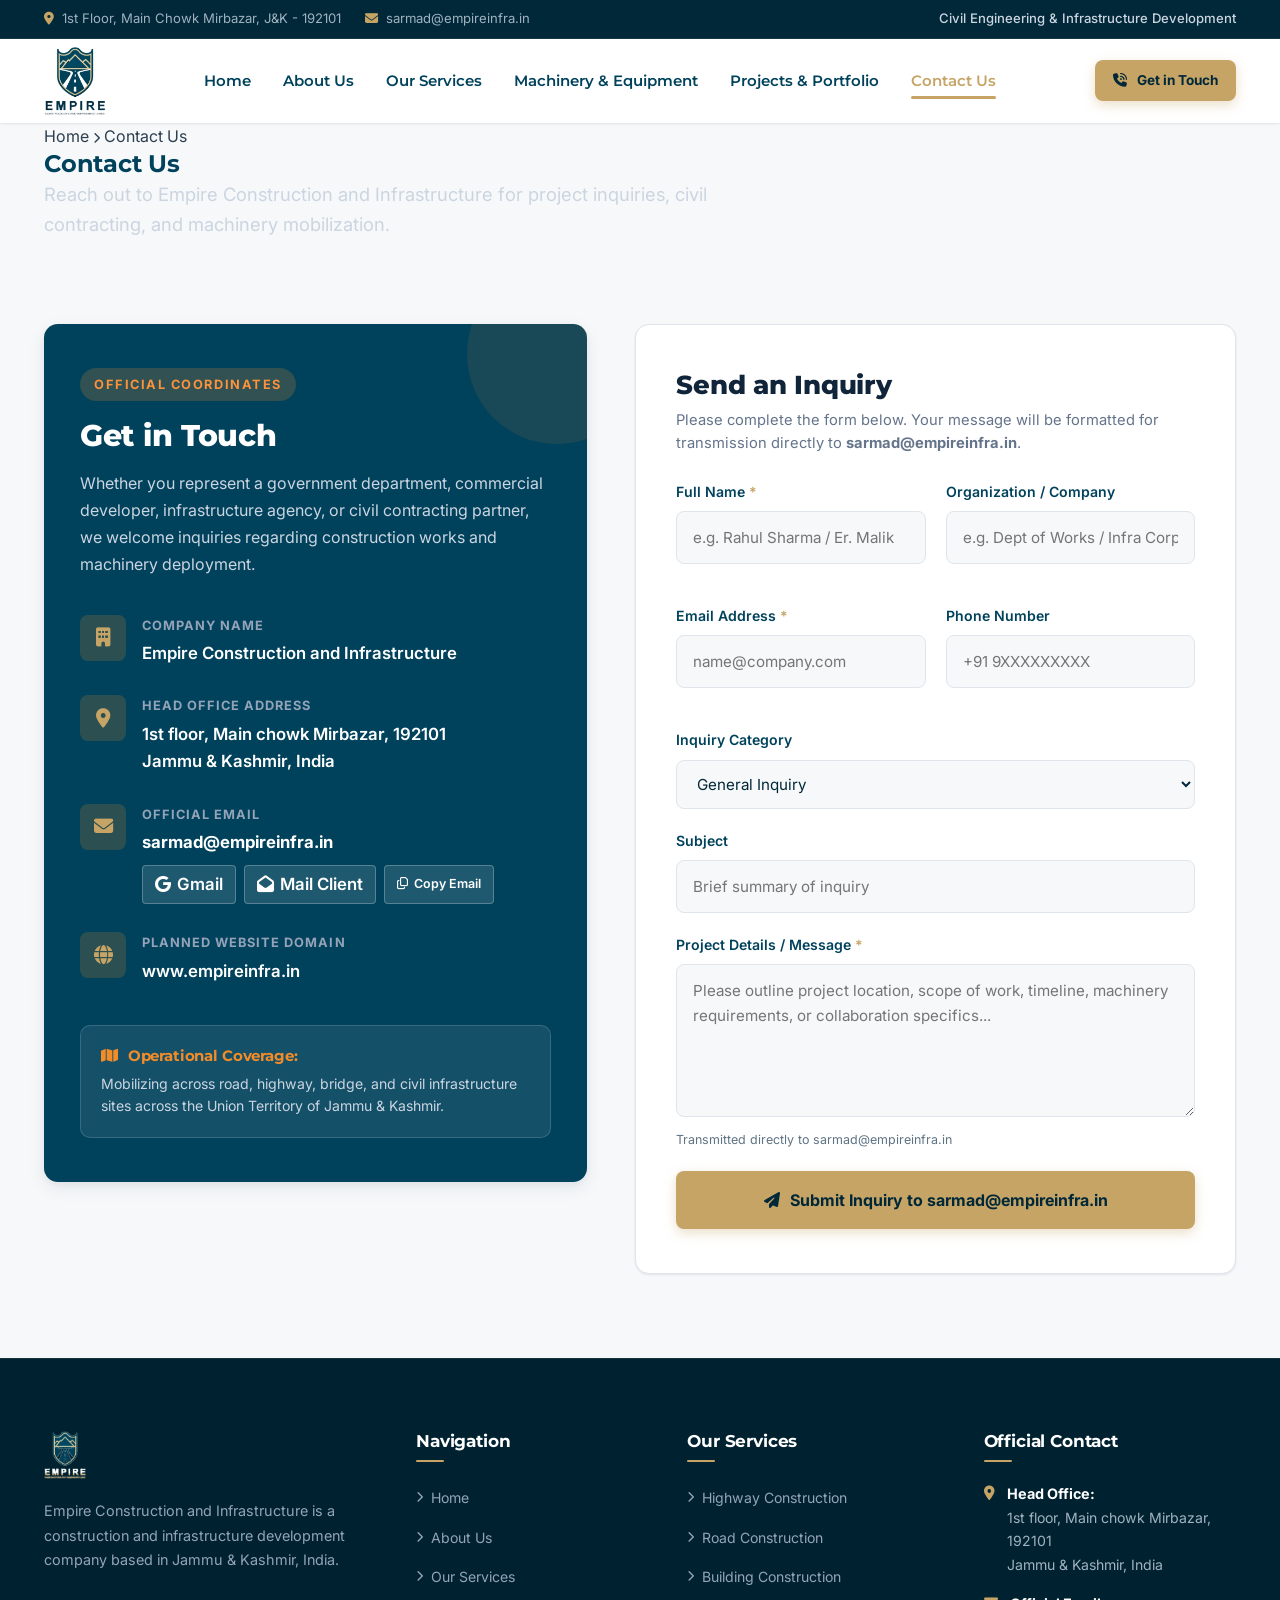
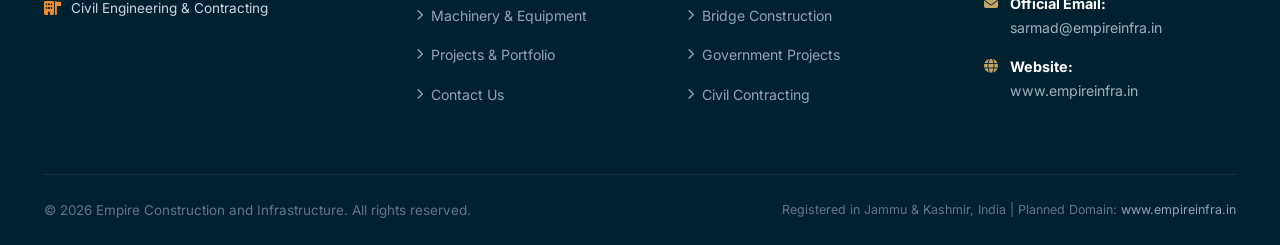
<file: contact.html>
<!DOCTYPE html>
<html lang="en">
<head>
  <meta charset="UTF-8">
  <meta name="viewport" content="width=device-width, initial-scale=1.0">
  <title>Contact Us | Empire Construction and Infrastructure</title>
  <meta name="description" content="Contact Empire Construction and Infrastructure based in Jammu & Kashmir, India. Official email: sarmad@empireinfra.in. Inquire for highway, road, bridge, and civil construction projects.">
  
  <link rel="icon" type="image/svg+xml" href="assets/images/logo/favicon.svg">
  <link rel="preconnect" href="https://fonts.googleapis.com">
  <link rel="preconnect" href="https://fonts.gstatic.com" crossorigin>
  <link href="https://fonts.googleapis.com/css2?family=Inter:wght@400;500;600;700&family=Montserrat:wght@600;700;800;900&display=swap" rel="stylesheet">
  <link rel="stylesheet" href="https://cdnjs.cloudflare.com/ajax/libs/font-awesome/6.5.1/css/all.min.css" integrity="sha512-DTOQO9RWCH3ppGqcWaEA1BIZOC6xxalwEsw9c2QQeAIftl+Vegovlnee1c9QX4TctnWMn13TZye+giMm8e2LwA==" crossorigin="anonymous" referrerpolicy="no-referrer" />
  <link rel="stylesheet" href="assets/css/style.css">
</head>
<body>

  <a href="#main-content" class="skip-link">Skip to main content</a>

  <!-- TOP INFORMATION BAR -->
  <div class="top-bar">
    <div class="container top-bar-content">
      <div class="top-bar-info">
        <div class="top-bar-item">
          <i class="fa-solid fa-location-dot"></i>
          <span>1st Floor, Main Chowk Mirbazar, J&amp;K - 192101</span>
        </div>
        <div class="top-bar-item">
          <i class="fa-solid fa-envelope"></i>
          <a href="mailto:sarmad@empireinfra.in">sarmad@empireinfra.in</a>
        </div>
      </div>
      <div class="top-bar-region">
        <span>Civil Engineering &amp; Infrastructure Development</span>
      </div>
    </div>
  </div>

  <!-- SITE HEADER / STICKY NAVBAR -->
  <header class="site-header">
    <div class="container navbar">
      <a href="index.html" class="brand-link" aria-label="Empire Construction and Infrastructure Homepage">
        <img src="assets/images/logo/official-logo.png" alt="Empire Construction and Infrastructure Logo" class="brand-logo" width="62" height="70">
      </a>

      <nav class="nav-links" aria-label="Primary Navigation">
        <a href="index.html" class="nav-link">Home</a>
        <a href="about.html" class="nav-link">About Us</a>
        <a href="services.html" class="nav-link">Our Services</a>
        <a href="machinery.html" class="nav-link">Machinery &amp; Equipment</a>
        <a href="projects.html" class="nav-link">Projects &amp; Portfolio</a>
        <a href="contact.html" class="nav-link active">Contact Us</a>
      </nav>

      <div class="nav-cta">
        <a href="contact.html" class="btn btn-primary btn-sm">
          <i class="fa-solid fa-phone-volume"></i> Get in Touch
        </a>
      </div>

      <button class="mobile-nav-toggle" aria-label="Toggle navigation menu" aria-expanded="false">
        <span></span>
        <span></span>
        <span></span>
      </button>
    </div>
  </header>

  <!-- MOBILE NAVIGATION DRAWER -->
  <div class="mobile-nav-backdrop"></div>
  <aside class="mobile-nav" aria-label="Mobile Navigation">
    <div>
      <div style="margin-bottom: 24px;">
        <img src="assets/images/logo/official-logo.png" alt="Empire Construction Logo" style="height: 56px; width: auto;">
      </div>
      <nav class="mobile-nav-links">
        <a href="index.html" class="mobile-nav-link">Home</a>
        <a href="about.html" class="mobile-nav-link">About Us</a>
        <a href="services.html" class="mobile-nav-link">Our Services</a>
        <a href="machinery.html" class="mobile-nav-link">Machinery &amp; Equipment</a>
        <a href="projects.html" class="mobile-nav-link">Projects &amp; Portfolio</a>
        <a href="contact.html" class="mobile-nav-link active">Contact Us</a>
      </nav>
    </div>
    <div>
      <div style="font-size: 0.88rem; color: #64748B; margin-bottom: 16px;">
        <i class="fa-solid fa-location-dot" style="color: var(--accent); margin-right: 6px;"></i> 1st floor, Main chowk Mirbazar, 192101, J&amp;K<br>
        <i class="fa-solid fa-envelope" style="color: #F28C28; margin-right: 6px; margin-top: 6px;"></i> <a href="mailto:sarmad@empireinfra.in" style="color: #10243A; font-weight: 600;">sarmad@empireinfra.in</a>
      </div>
      <a href="contact.html" class="btn btn-primary" style="width: 100%;">Contact Us</a>
    </div>
  </aside>

  <!-- PAGE BANNER -->
  <section class="page-banner">
    <div class="container">
      <div class="page-banner-content fade-in-up">
        <nav class="breadcrumbs" aria-label="Breadcrumbs">
          <a href="index.html">Home</a>
          <i class="fa-solid fa-chevron-right" style="font-size: 0.7rem;"></i>
          <span>Contact Us</span>
        </nav>
        <h1 class="page-banner-title">Contact Us</h1>
        <p style="font-size: 1.15rem; color: #CBD5E1; max-width: 720px;">
          Reach out to Empire Construction and Infrastructure for project inquiries, civil contracting, and machinery mobilization.
        </p>
      </div>
    </div>
  </section>

  <!-- MAIN CONTACT CONTENT -->
  <main id="main-content">
    <section class="section">
      <div class="container">
        
        <div class="contact-layout">

          <!-- CONTACT DETAILS PANEL -->
          <div class="contact-info-panel fade-in-up">
            <span class="badge-tag" style="background: rgba(242, 140, 40, 0.2); color: #FB923C;">Official Coordinates</span>
            <h3>Get in Touch</h3>
            <p>
              Whether you represent a government department, commercial developer, infrastructure agency, or civil contracting partner, we welcome inquiries regarding construction works and machinery deployment.
            </p>

            <div class="contact-items-list">
              <!-- Company Name -->
              <div class="contact-item">
                <div class="contact-item-icon">
                  <i class="fa-solid fa-building"></i>
                </div>
                <div class="contact-item-text">
                  <strong>Company Name</strong>
                  <span>Empire Construction and Infrastructure</span>
                </div>
              </div>

              <!-- Location -->
              <div class="contact-item">
                <div class="contact-item-icon">
                  <i class="fa-solid fa-location-dot"></i>
                </div>
                <div class="contact-item-text">
                  <strong>Head Office Address</strong>
                  <span>1st floor, Main chowk Mirbazar, 192101<br>Jammu &amp; Kashmir, India</span>
                </div>
              </div>

              <!-- Official Email -->
              <div class="contact-item">
                <div class="contact-item-icon">
                  <i class="fa-solid fa-envelope"></i>
                </div>
                <div class="contact-item-text">
                  <strong>Official Email</strong>
                  <a href="mailto:sarmad@empireinfra.in" style="font-weight: 700;">sarmad@empireinfra.in</a>
                  <div class="email-actions-row">
                    <a href="https://mail.google.com/mail/?view=cm&fs=1&to=sarmad@empireinfra.in" target="_blank" rel="noopener" class="email-quick-pill" title="Compose in Gmail Web">
                      <i class="fa-brands fa-google"></i> Gmail
                    </a>
                    <a href="mailto:sarmad@empireinfra.in" class="email-quick-pill" title="Open in default mail client">
                      <i class="fa-solid fa-envelope-open"></i> Mail Client
                    </a>
                    <button type="button" id="copyEmailBtn" class="email-quick-pill" title="Copy email address to clipboard">
                      <i class="fa-regular fa-copy"></i> Copy Email
                    </button>
                  </div>
                </div>
              </div>

              <!-- Planned Domain -->
              <div class="contact-item">
                <div class="contact-item-icon">
                  <i class="fa-solid fa-globe"></i>
                </div>
                <div class="contact-item-text">
                  <strong>Planned Website Domain</strong>
                  <span>www.empireinfra.in</span>
                </div>
              </div>
            </div>

            <!-- Regional Operations Badge -->
            <div style="background: rgba(255, 255, 255, 0.08); border: 1px solid rgba(255, 255, 255, 0.15); border-radius: 10px; padding: 20px;">
              <h4 style="color: #F28C28; font-size: 0.95rem; font-weight: 700; margin-bottom: 8px;">
                <i class="fa-solid fa-map" style="margin-right: 6px;"></i> Operational Coverage:
              </h4>
              <p style="font-size: 0.88rem; color: #CBD5E1; line-height: 1.55; margin-bottom: 0;">
                Mobilizing across road, highway, bridge, and civil infrastructure sites across the Union Territory of Jammu &amp; Kashmir.
              </p>
            </div>
          </div>

          <!-- INTERACTIVE INQUIRY FORM PANEL -->
          <div class="contact-form-panel fade-in-up">
            <h3 style="font-size: 1.6rem; color: #10243A; margin-bottom: 8px; font-weight: 800;">
              Send an Inquiry
            </h3>
            <p style="font-size: 0.92rem; color: #64748B; margin-bottom: 24px; line-height: 1.6;">
              Please complete the form below. Your message will be formatted for transmission directly to <strong>sarmad@empireinfra.in</strong>.
            </p>

            <!-- Feedback Alert State -->
            <div id="formFeedback" class="form-feedback" role="alert"></div>

            <form id="contactForm" action="https://formsubmit.co/sarmad@empireinfra.in" method="POST" novalidate>
              <input type="hidden" name="_captcha" value="false">
              <input type="hidden" name="_template" value="table">
              <input type="hidden" name="_subject" id="formSubmitSubject" value="New Inquiry from Empire Website">
              <div class="form-group-row">
                <div class="form-group">
                  <label for="contactName" class="form-label">Full Name <span>*</span></label>
                  <input type="text" id="contactName" name="name" class="form-control" placeholder="e.g. Rahul Sharma / Er. Malik" required autocomplete="name">
                </div>
                <div class="form-group">
                  <label for="contactOrg" class="form-label">Organization / Company</label>
                  <input type="text" id="contactOrg" name="organization" class="form-control" placeholder="e.g. Dept of Works / Infra Corp" autocomplete="organization">
                </div>
              </div>

              <div class="form-group-row">
                <div class="form-group">
                  <label for="contactEmail" class="form-label">Email Address <span>*</span></label>
                  <input type="email" id="contactEmail" name="email" class="form-control" placeholder="name@company.com" required autocomplete="email">
                </div>
                <div class="form-group">
                  <label for="contactPhone" class="form-label">Phone Number</label>
                  <input type="tel" id="contactPhone" name="phone" class="form-control" placeholder="+91 9XXXXXXXXX" autocomplete="tel">
                </div>
              </div>

              <div class="form-group">
                <label for="contactType" class="form-label">Inquiry Category</label>
                <select id="contactType" name="inquiry_category" class="form-control">
                  <option value="General Inquiry">General Inquiry</option>
                  <option value="Highway & Road Construction">Highway &amp; Road Construction</option>
                  <option value="Building & Structural Works">Building &amp; Structural Works</option>
                  <option value="Bridge & Elevated Structures">Bridge &amp; Elevated Structures</option>
                  <option value="Government Tendering & Contracting">Government Tendering &amp; Contracting</option>
                  <option value="Machinery & Fleet Mobilization">Machinery &amp; Fleet Mobilization</option>
                  <option value="Subcontracting & Partnership">Subcontracting &amp; Partnership</option>
                </select>
              </div>

              <div class="form-group">
                <label for="contactSubject" class="form-label">Subject</label>
                <input type="text" id="contactSubject" name="subject" class="form-control" placeholder="Brief summary of inquiry">
              </div>

              <div class="form-group">
                <label for="contactMessage" class="form-label">Project Details / Message <span>*</span></label>
                <textarea id="contactMessage" name="message" class="form-control" rows="5" placeholder="Please outline project location, scope of work, timeline, machinery requirements, or collaboration specifics..." required></textarea>
                <span class="form-hint">Transmitted directly to sarmad@empireinfra.in</span>
              </div>

              <button type="submit" id="contactSubmitBtn" class="btn btn-primary" style="width: 100%; padding: 16px; font-size: 1rem;">
                <i class="fa-solid fa-paper-plane"></i> Submit Inquiry to sarmad@empireinfra.in
              </button>
            </form>
          </div>

        </div>

      </div>
    </section>
  </main>

  <!-- SITE FOOTER -->
  <footer class="site-footer">
    <div class="container">
      <div class="footer-top">
        <div class="footer-brand">
          <a href="index.html">
            <img src="assets/images/logo/official-logo-light.png" alt="Empire Construction Logo" class="brand-logo" width="64" height="72">
          </a>
          <p>
            Empire Construction and Infrastructure is a construction and infrastructure development company based in Jammu &amp; Kashmir, India.
          </p>
          <div style="font-size: 0.85rem; color: #CBD5E1;">
            <i class="fa-solid fa-building-flag" style="color: #F28C28; margin-right: 6px;"></i> Civil Engineering &amp; Contracting
          </div>
        </div>

        <div class="footer-col">
          <h4>Navigation</h4>
          <ul class="footer-links">
            <li><a href="index.html" class="footer-link"><i class="fa-solid fa-chevron-right" style="font-size: 0.7rem;"></i> Home</a></li>
            <li><a href="about.html" class="footer-link"><i class="fa-solid fa-chevron-right" style="font-size: 0.7rem;"></i> About Us</a></li>
            <li><a href="services.html" class="footer-link"><i class="fa-solid fa-chevron-right" style="font-size: 0.7rem;"></i> Our Services</a></li>
            <li><a href="machinery.html" class="footer-link"><i class="fa-solid fa-chevron-right" style="font-size: 0.7rem;"></i> Machinery &amp; Equipment</a></li>
            <li><a href="projects.html" class="footer-link"><i class="fa-solid fa-chevron-right" style="font-size: 0.7rem;"></i> Projects &amp; Portfolio</a></li>
            <li><a href="contact.html" class="footer-link"><i class="fa-solid fa-chevron-right" style="font-size: 0.7rem;"></i> Contact Us</a></li>
          </ul>
        </div>

        <div class="footer-col">
          <h4>Our Services</h4>
          <ul class="footer-links">
            <li><a href="services.html#highway" class="footer-link"><i class="fa-solid fa-chevron-right" style="font-size: 0.7rem;"></i> Highway Construction</a></li>
            <li><a href="services.html#roads" class="footer-link"><i class="fa-solid fa-chevron-right" style="font-size: 0.7rem;"></i> Road Construction</a></li>
            <li><a href="services.html#building" class="footer-link"><i class="fa-solid fa-chevron-right" style="font-size: 0.7rem;"></i> Building Construction</a></li>
            <li><a href="services.html#bridge" class="footer-link"><i class="fa-solid fa-chevron-right" style="font-size: 0.7rem;"></i> Bridge Construction</a></li>
            <li><a href="services.html#govt" class="footer-link"><i class="fa-solid fa-chevron-right" style="font-size: 0.7rem;"></i> Government Projects</a></li>
            <li><a href="services.html#contracting" class="footer-link"><i class="fa-solid fa-chevron-right" style="font-size: 0.7rem;"></i> Civil Contracting</a></li>
          </ul>
        </div>

        <div class="footer-col">
          <h4>Official Contact</h4>
          <div class="footer-contact-item">
            <i class="fa-solid fa-location-dot"></i>
            <div>
              <strong style="display: block; color: #fff; font-size: 0.9rem;">Head Office:</strong>
              <span>1st floor, Main chowk Mirbazar, 192101<br>Jammu &amp; Kashmir, India</span>
            </div>
          </div>
          <div class="footer-contact-item">
            <i class="fa-solid fa-envelope"></i>
            <div>
              <strong style="display: block; color: #fff; font-size: 0.9rem;">Official Email:</strong>
              <a href="mailto:sarmad@empireinfra.in">sarmad@empireinfra.in</a>
            </div>
          </div>
          <div class="footer-contact-item">
            <i class="fa-solid fa-globe"></i>
            <div>
              <strong style="display: block; color: #fff; font-size: 0.9rem;">Website:</strong>
              <span>www.empireinfra.in</span>
            </div>
          </div>
        </div>
      </div>

      <div class="footer-bottom">
        <div>
          &copy; <span class="current-year">2026</span> Empire Construction and Infrastructure. All rights reserved.
        </div>
        <div style="font-size: 0.78rem; color: #64748B;">
          Registered in Jammu &amp; Kashmir, India | Planned Domain: <a href="https://www.empireinfra.in">www.empireinfra.in</a>
        </div>
      </div>
    </div>
  </footer>

  <script src="assets/js/main.js"></script>
  <!-- URL query pre-population script for contact page -->
  <script>
    document.addEventListener("DOMContentLoaded", () => {
      const urlParams = new URLSearchParams(window.location.search);
      const serviceParam = urlParams.get('service');
      const typeParam = urlParams.get('type');
      const subjectParam = urlParams.get('subject');

      const typeSelect = document.querySelector("#contactType");
      const subjectInput = document.querySelector("#contactSubject");

      if (serviceParam && subjectInput) {
        subjectInput.value = "Inquiry regarding " + serviceParam;
      }
      if (subjectParam && subjectInput) {
        subjectInput.value = subjectParam;
      }
      if (typeParam && typeSelect) {
        for (let i = 0; i < typeSelect.options.length; i++) {
          if (typeSelect.options[i].value.toLowerCase().includes(typeParam.toLowerCase())) {
            typeSelect.selectedIndex = i;
            break;
          }
        }
      }
    });
  </script>
</body>
</html>
</file>
<file: assets/css/style.css>
/* ==========================================================================
   EMPIRE CONSTRUCTION AND INFRASTRUCTURE - CORPORATE STYLESHEET
   Jammu & Kashmir, India | Official: sarmad@empireinfra.in | www.empireinfra.in
   ========================================================================== */

/* --- ROOT VARIABLES --- */
:root {
  --primary: #00425C;
  --primary-dark: #002838;
  --primary-light: #0A5A7D;
  --accent: #C5A465;
  --accent-hover: #AF8F50;
  --accent-glow: rgba(197, 164, 101, 0.3);
  --accent-soft: rgba(197, 164, 101, 0.15);
  --accent-gold: #D4BC8B;
  --white: #FFFFFF;
  --supporting: #5E7383;
  --text-primary: #002838;
  --text-secondary: #2C3E50;
  --text-muted: #5E7383;
  --text-light: #A0B2C0;
  --bg-body: #F6F8FA;
  --bg-card: #FFFFFF;
  --bg-alt: #EEF2F6;
  --bg-dark: #00364C;
  --bg-darker: #002230;
  --border-light: #DFE5EB;
  --border-dark: #0F4961;
  --font-heading: 'Montserrat', -apple-system, BlinkMacSystemFont, 'Segoe UI', Roboto, sans-serif;
  --font-body: 'Inter', -apple-system, BlinkMacSystemFont, 'Segoe UI', Roboto, sans-serif;
  --radius-sm: 4px;
  --radius-md: 8px;
  --radius-lg: 14px;
  --radius-xl: 20px;
  --shadow-sm: 0 1px 3px rgba(0, 40, 56, 0.06), 0 1px 2px rgba(0, 40, 56, 0.04);
  --shadow-md: 0 6px 18px rgba(0, 40, 56, 0.08), 0 2px 6px rgba(0, 40, 56, 0.04);
  --shadow-lg: 0 16px 36px rgba(0, 40, 56, 0.12), 0 4px 12px rgba(0, 40, 56, 0.06);
  --shadow-glow: 0 0 25px rgba(197, 164, 101, 0.35);
  --transition: all 0.28s cubic-bezier(0.16, 1, 0.3, 1);
  --container-width: 1240px;
  --header-height: 84px;
}

/* --- RESET & BASE STYLES --- */
*, *::before, *::after {
  box-sizing: border-box;
  margin: 0;
  padding: 0;
}

html {
  font-size: 16px;
  scroll-behavior: smooth;
  -webkit-text-size-adjust: 100%;
}

body {
  font-family: var(--font-body);
  color: var(--text-secondary);
  background-color: var(--bg-body);
  line-height: 1.65;
  font-weight: 400;
  min-height: 100vh;
  display: flex;
  flex-direction: column;
  overflow-x: hidden;
  -webkit-font-smoothing: antialiased;
}

img, svg {
  max-width: 100%;
  height: auto;
  display: block;
}

a {
  color: inherit;
  text-decoration: none;
  transition: var(--transition);
}

button, input, select, textarea {
  font: inherit;
  color: inherit;
}

button {
  background: none;
  border: none;
  cursor: pointer;
}

ul, ol {
  list-style: none;
}

/* --- ACCESSIBILITY SKIP LINK --- */
.skip-link {
  position: absolute;
  top: -60px;
  left: 20px;
  background: var(--accent);
  color: var(--white);
  padding: 10px 18px;
  font-weight: 600;
  border-radius: var(--radius-sm);
  z-index: 9999;
  transition: top 0.2s ease;
}
.skip-link:focus {
  top: 15px;
}

/* --- LAYOUT UTILITIES --- */
.container {
  width: 100%;
  max-width: var(--container-width);
  margin-left: auto;
  margin-right: auto;
  padding-left: 24px;
  padding-right: 24px;
}

.section {
  padding: 84px 0;
  position: relative;
}

.section-sm {
  padding: 56px 0;
}

.section-dark {
  background-color: var(--bg-dark);
  color: var(--white);
}

.section-alt {
  background-color: var(--bg-alt);
}

/* --- TYPOGRAPHY --- */
h1, h2, h3, h4, h5, h6 {
  font-family: var(--font-heading);
  color: var(--primary);
  line-height: 1.25;
  font-weight: 700;
  letter-spacing: -0.01em;
}

.section-dark h1,
.section-dark h2,
.section-dark h3,
.section-dark h4 {
  color: var(--white);
}

.section-header {
  text-align: center;
  max-width: 780px;
  margin: 0 auto 54px;
}

.section-header.text-left {
  text-align: left;
  margin-left: 0;
}

.badge-tag {
  display: inline-flex;
  align-items: center;
  gap: 8px;
  font-size: 0.8rem;
  font-weight: 700;
  letter-spacing: 0.12em;
  text-transform: uppercase;
  color: var(--accent);
  background: var(--accent-soft);
  padding: 6px 14px;
  border-radius: 50px;
  margin-bottom: 16px;
}

.section-dark .badge-tag {
  background: rgba(242, 140, 40, 0.18);
  color: #FB923C;
}

.section-title {
  font-size: 2.35rem;
  font-weight: 800;
  margin-bottom: 18px;
  color: var(--primary);
}

.section-dark .section-title {
  color: var(--white);
}

.section-subtitle {
  font-size: 1.1rem;
  color: var(--text-muted);
  line-height: 1.7;
}

.section-dark .section-subtitle {
  color: var(--text-light);
}

/* --- BUTTONS --- */
.btn {
  display: inline-flex;
  align-items: center;
  justify-content: center;
  gap: 10px;
  padding: 14px 28px;
  font-size: 0.95rem;
  font-weight: 600;
  border-radius: var(--radius-md);
  transition: var(--transition);
  text-align: center;
  white-space: nowrap;
}

.btn-primary {
  background-color: var(--accent);
  color: #002838;
  font-weight: 700;
  box-shadow: 0 4px 12px rgba(197, 164, 101, 0.35);
}

.btn-primary:hover {
  background-color: var(--accent-hover);
  transform: translateY(-2px);
  box-shadow: 0 8px 20px rgba(197, 164, 101, 0.45);
  color: #FFFFFF;
}

.btn-secondary {
  background-color: transparent;
  color: var(--white);
  border: 1.5px solid rgba(255, 255, 255, 0.6);
}

.btn-secondary:hover {
  background-color: var(--white);
  color: var(--primary);
  border-color: var(--white);
  transform: translateY(-2px);
}

.btn-navy {
  background-color: var(--primary);
  color: var(--white);
}

.btn-navy:hover {
  background-color: var(--primary-light);
  transform: translateY(-2px);
  box-shadow: var(--shadow-md);
}

.btn-outline-navy {
  background-color: transparent;
  color: var(--primary);
  border: 1.5px solid var(--primary);
}

.btn-outline-navy:hover {
  background-color: var(--primary);
  color: var(--white);
  transform: translateY(-2px);
}

.btn-sm {
  padding: 9px 18px;
  font-size: 0.85rem;
}

/* --- HEADER & NAVIGATION --- */
.site-header {
  position: sticky;
  top: 0;
  left: 0;
  width: 100%;
  background: var(--white);
  box-shadow: var(--shadow-sm);
  z-index: 1000;
  transition: var(--transition);
}

.site-header.scrolled {
  box-shadow: var(--shadow-md);
  background: rgba(255, 255, 255, 0.98);
  backdrop-filter: blur(10px);
}

/* Top Mini Bar */
.top-bar {
  background: var(--primary-dark);
  color: var(--text-light);
  font-size: 0.82rem;
  padding: 8px 0;
  border-bottom: 1px solid rgba(255, 255, 255, 0.08);
}

.top-bar-content {
  display: flex;
  align-items: center;
  justify-content: space-between;
}

.top-bar-info {
  display: flex;
  align-items: center;
  gap: 24px;
}

.top-bar-item {
  display: inline-flex;
  align-items: center;
  gap: 8px;
}

.top-bar-item i {
  color: var(--accent);
}

.top-bar-item a:hover {
  color: var(--white);
}

.top-bar-region {
  font-weight: 500;
  color: #CBD5E1;
}

/* Main Nav Bar */
.navbar {
  height: var(--header-height);
  display: flex;
  align-items: center;
  justify-content: space-between;
}

.brand-link {
  display: flex;
  align-items: center;
  gap: 12px;
}

.brand-logo {
  height: 70px;
  width: auto;
  max-width: 100%;
  object-fit: contain;
  transition: var(--transition);
}

.nav-links {
  display: flex;
  align-items: center;
  gap: 32px;
}

.nav-link {
  font-family: var(--font-heading);
  font-size: 0.92rem;
  font-weight: 600;
  color: var(--primary);
  position: relative;
  padding: 6px 0;
  transition: var(--transition);
}

.nav-link::after {
  content: '';
  position: absolute;
  bottom: 0;
  left: 0;
  width: 0;
  height: 2.5px;
  background-color: var(--accent);
  transition: width 0.25s ease;
  border-radius: 2px;
}

.nav-link:hover,
.nav-link.active {
  color: var(--accent);
}

.nav-link.active::after,
.nav-link:hover::after {
  width: 100%;
}

.nav-cta {
  display: flex;
  align-items: center;
}

/* Mobile Toggle */
.mobile-nav-toggle {
  display: none;
  flex-direction: column;
  justify-content: space-between;
  width: 28px;
  height: 20px;
  cursor: pointer;
  z-index: 1002;
}

.mobile-nav-toggle span {
  display: block;
  height: 3px;
  width: 100%;
  background-color: var(--primary);
  border-radius: 2px;
  transition: var(--transition);
}

.mobile-nav-toggle.open span:nth-child(1) {
  transform: translateY(8.5px) rotate(45deg);
}
.mobile-nav-toggle.open span:nth-child(2) {
  opacity: 0;
}
.mobile-nav-toggle.open span:nth-child(3) {
  transform: translateY(-8.5px) rotate(-45deg);
}

/* Mobile Nav Drawer */
.mobile-nav {
  position: fixed;
  top: 0;
  right: -100%;
  width: 82%;
  max-width: 380px;
  height: 100vh;
  background: var(--white);
  box-shadow: -8px 0 30px rgba(16, 36, 58, 0.2);
  padding: 100px 32px 40px;
  display: flex;
  flex-direction: column;
  justify-content: space-between;
  transition: right 0.35s cubic-bezier(0.16, 1, 0.3, 1);
  z-index: 1001;
}

.mobile-nav.open {
  right: 0;
}

.mobile-nav-backdrop {
  position: fixed;
  top: 0;
  left: 0;
  width: 100%;
  height: 100vh;
  background: rgba(11, 23, 36, 0.6);
  backdrop-filter: blur(4px);
  z-index: 1000;
  opacity: 0;
  pointer-events: none;
  transition: opacity 0.3s ease;
}

.mobile-nav-backdrop.open {
  opacity: 1;
  pointer-events: auto;
}

.mobile-nav-links {
  display: flex;
  flex-direction: column;
  gap: 20px;
}

.mobile-nav-link {
  font-family: var(--font-heading);
  font-size: 1.15rem;
  font-weight: 700;
  color: var(--primary);
  padding-bottom: 8px;
  border-bottom: 1px solid var(--border-light);
}

.mobile-nav-link.active,
.mobile-nav-link:hover {
  color: var(--accent);
}

/* --- HERO SECTION --- */
.hero {
  position: relative;
  min-height: 84vh;
  display: flex;
  align-items: center;
  background: var(--primary-dark) url('../images/hero/hero-highway-bg.svg') no-repeat center center / cover;
  padding: 105px 0 72px;
  overflow: hidden;
}

.hero-overlay {
  position: absolute;
  top: 0;
  left: 0;
  width: 100%;
  height: 100%;
  background: linear-gradient(135deg, rgba(0, 40, 56, 0.94) 0%, rgba(0, 66, 92, 0.88) 55%, rgba(0, 28, 40, 0.94) 100%);
  z-index: 1;
}

.hero .container {
  position: relative;
  z-index: 2;
}

/* Two-column hero flex layout (side-by-side on desktop/laptops) */
.hero-grid {
  display: flex;
  align-items: center;
  justify-content: space-between;
  gap: 52px;
}

.hero-content {
  flex: 1 1 68%;
  max-width: 740px;
}

/* Right logo emblem (compact, transparent, thin white outline) */
.hero-logo-showcase {
  flex: 0 0 215px;
  max-width: 230px;
  display: flex;
  justify-content: center;
  align-items: center;
}

.hero-right-logo-img {
  width: 100%;
  max-width: 215px;
  height: auto;
  display: block;
  object-fit: contain;
  /* Thin white outline + soft depth shadow */
  filter: drop-shadow(0 0 1.5px #FFFFFF) drop-shadow(0 0 3px rgba(255, 255, 255, 0.75)) drop-shadow(0 14px 30px rgba(0, 0, 0, 0.55));
  transition: transform 0.35s ease, filter 0.35s ease;
}

.hero-right-logo-img:hover {
  transform: translateY(-4px) scale(1.03);
  filter: drop-shadow(0 0 2.5px #FFFFFF) drop-shadow(0 0 6px rgba(212, 188, 139, 0.85)) drop-shadow(0 18px 36px rgba(0, 0, 0, 0.65));
}

/* Hero Title - Larger & authoritative */
.hero-title {
  font-size: clamp(2.5rem, 4.5vw, 3.85rem);
  font-weight: 900;
  color: var(--white);
  line-height: 1.1;
  letter-spacing: -0.025em;
  margin-top: 0;
  margin-bottom: 20px;
  text-transform: uppercase;
  text-shadow: 0 4px 25px rgba(0, 0, 0, 0.5);
}

.hero-title span {
  color: var(--accent);
  display: block;
}

.hero-subheading {
  font-size: 1.28rem;
  font-weight: 600;
  color: #E2E8F0;
  margin-bottom: 16px;
  line-height: 1.45;
}

.hero-text {
  font-size: 1.02rem;
  color: #CBD5E1;
  line-height: 1.68;
  margin-bottom: 34px;
  max-width: 650px;
}

.hero-actions {
  display: flex;
  align-items: center;
  gap: 18px;
  flex-wrap: wrap;
}

/* Hero Key Indicators Bar */
.hero-features {
  display: grid;
  grid-template-columns: repeat(3, 1fr);
  gap: 24px;
  margin-top: 54px;
  padding-top: 36px;
  border-top: 1px solid rgba(255, 255, 255, 0.15);
}

.hero-feature-item {
  display: flex;
  align-items: flex-start;
  gap: 14px;
}

.hero-feature-icon {
  font-size: 1.5rem;
  color: var(--accent);
  flex-shrink: 0;
  margin-top: 2px;
}

.hero-feature-text h4 {
  font-size: 1.05rem;
  font-weight: 700;
  color: var(--white);
  margin-bottom: 4px;
}

.hero-feature-text p {
  font-size: 0.88rem;
  color: #CBD5E1;
  line-height: 1.5;
  margin-bottom: 0;
}

/* --- ABOUT US PAGE COMPONENTS --- */
.about-hero-grid {
  display: grid;
  grid-template-columns: 1.2fr 0.8fr;
  gap: 56px;
  align-items: center;
  margin-bottom: 72px;
}

.objective-box {
  background: linear-gradient(135deg, var(--primary) 0%, var(--primary-light) 100%);
  color: var(--white);
  padding: 42px;
  border-radius: var(--radius-lg);
  border-left: 6px solid var(--accent);
  box-shadow: var(--shadow-md);
  margin-bottom: 64px;
}

.objective-box h3 {
  color: var(--accent);
  font-size: 1.35rem;
  font-weight: 800;
  margin-bottom: 14px;
  text-transform: uppercase;
  letter-spacing: 0.06em;
}

.objective-box p {
  font-size: 1.2rem;
  line-height: 1.75;
  color: #F8FAFC;
}

.approach-grid {
  display: grid;
  grid-template-columns: repeat(4, 1fr);
  gap: 24px;
}

.approach-card {
  background: var(--white);
  border: 1px solid var(--border-light);
  border-radius: var(--radius-lg);
  padding: 32px 24px;
  box-shadow: var(--shadow-sm);
  transition: var(--transition);
  position: relative;
  overflow: hidden;
}

.approach-card::before {
  content: '';
  position: absolute;
  top: 0;
  left: 0;
  width: 100%;
  height: 4px;
  background: var(--border-light);
  transition: var(--transition);
}

.approach-card:hover {
  transform: translateY(-6px);
  box-shadow: var(--shadow-lg);
  border-color: rgba(242, 140, 40, 0.4);
}

.approach-card:hover::before {
  background: var(--accent);
}

.approach-num {
  font-family: var(--font-heading);
  font-size: 2.2rem;
  font-weight: 800;
  color: var(--accent);
  opacity: 0.85;
  margin-bottom: 12px;
}

.approach-card h3 {
  font-size: 1.35rem;
  font-weight: 700;
  color: var(--primary);
  margin-bottom: 12px;
}

.approach-card p {
  font-size: 0.95rem;
  color: var(--text-secondary);
  line-height: 1.65;
}

/* Regional Focus Card */
.regional-focus-card {
  background: var(--white);
  border: 1px solid var(--border-light);
  border-radius: var(--radius-lg);
  padding: 40px;
  box-shadow: var(--shadow-sm);
  display: grid;
  grid-template-columns: 1fr 1fr;
  gap: 40px;
  align-items: center;
  margin-top: 60px;
}

.regional-focus-content h3 {
  font-size: 1.75rem;
  font-weight: 800;
  margin-bottom: 16px;
  color: var(--primary);
}

.regional-focus-content p {
  font-size: 1rem;
  color: var(--text-secondary);
  line-height: 1.75;
  margin-bottom: 20px;
}

/* --- CONTACT US PAGE COMPONENTS --- */
.contact-layout {
  display: grid;
  grid-template-columns: 0.95fr 1.05fr;
  gap: 48px;
  align-items: flex-start;
}

.contact-info-panel {
  background: var(--primary);
  color: var(--white);
  border-radius: var(--radius-lg);
  padding: 44px 36px;
  box-shadow: var(--shadow-md);
  position: relative;
  overflow: hidden;
}

.contact-info-panel::after {
  content: '';
  position: absolute;
  top: -60px;
  right: -60px;
  width: 180px;
  height: 180px;
  background: rgba(242, 140, 40, 0.1);
  border-radius: 50%;
}

.contact-info-panel h3 {
  color: var(--white);
  font-size: 1.85rem;
  font-weight: 800;
  margin-bottom: 16px;
}

.contact-info-panel p {
  color: #CBD5E1;
  font-size: 1rem;
  line-height: 1.7;
  margin-bottom: 36px;
}

.contact-items-list {
  display: flex;
  flex-direction: column;
  gap: 28px;
  margin-bottom: 40px;
}

.contact-item {
  display: flex;
  align-items: flex-start;
  gap: 16px;
}

.contact-item-icon {
  width: 46px;
  height: 46px;
  background: rgba(242, 140, 40, 0.18);
  color: var(--accent);
  border-radius: var(--radius-md);
  display: flex;
  align-items: center;
  justify-content: center;
  font-size: 1.2rem;
  flex-shrink: 0;
}

.contact-item-text strong {
  display: block;
  font-size: 0.8rem;
  text-transform: uppercase;
  letter-spacing: 0.08em;
  color: #94A3B8;
  margin-bottom: 4px;
}

.contact-item-text span,
.contact-item-text a {
  font-size: 1.05rem;
  font-weight: 600;
  color: var(--white);
}

.contact-item-text a:hover {
  color: var(--accent);
}

.contact-form-panel {
  background: var(--white);
  border: 1px solid var(--border-light);
  border-radius: var(--radius-lg);
  padding: 44px 40px;
  box-shadow: var(--shadow-sm);
}

.form-group-row {
  display: grid;
  grid-template-columns: 1fr 1fr;
  gap: 20px;
  margin-bottom: 20px;
}

.form-group {
  margin-bottom: 20px;
}

.form-label {
  display: block;
  font-size: 0.88rem;
  font-weight: 600;
  color: var(--primary);
  margin-bottom: 8px;
}

.form-label span {
  color: var(--accent);
}

.form-control {
  width: 100%;
  padding: 13px 16px;
  border: 1.5px solid var(--border-light);
  border-radius: var(--radius-md);
  background: var(--bg-body);
  color: var(--text-primary);
  font-size: 0.95rem;
  transition: var(--transition);
}

.form-control:focus {
  outline: none;
  border-color: var(--accent);
  background: var(--white);
  box-shadow: 0 0 0 4px var(--accent-glow);
}

textarea.form-control {
  min-height: 130px;
  resize: vertical;
}

.form-hint {
  font-size: 0.78rem;
  color: var(--text-muted);
  margin-top: 6px;
}

/* Quick email action pills */
.email-actions-row {
  display: flex;
  gap: 8px;
  flex-wrap: wrap;
  margin-top: 8px;
}

.email-quick-pill {
  display: inline-flex;
  align-items: center;
  gap: 6px;
  padding: 5px 12px;
  font-size: 0.78rem;
  font-weight: 600;
  border-radius: 4px;
  background: rgba(255, 255, 255, 0.12);
  color: var(--white);
  border: 1px solid rgba(255, 255, 255, 0.25);
  cursor: pointer;
  transition: var(--transition);
  text-decoration: none;
}

.email-quick-pill:hover {
  background: var(--accent);
  color: var(--white);
  border-color: var(--accent);
  transform: translateY(-1px);
}

.form-feedback {
  display: none;
  padding: 20px;
  border-radius: var(--radius-md);
  margin-bottom: 24px;
  font-size: 0.95rem;
  font-weight: 500;
}

.form-feedback.visible {
  display: block;
}

.form-feedback.success {
  display: block;
  background: #ECFDF5;
  color: #065F46;
  border: 1.5px solid #10B981;
}

.form-feedback.error {
  display: block;
  background: #FEF2F2;
  color: #991B1B;
  border: 1.5px solid #EF4444;
}

.form-feedback.info {
  display: block;
  background: #F0F9FF;
  color: #075985;
  border: 1.5px solid #0284C7;
}

.inquiry-fallback-actions {
  display: flex;
  gap: 10px;
  flex-wrap: wrap;
  margin-top: 14px;
  padding-top: 14px;
  border-top: 1px dashed rgba(0, 0, 0, 0.12);
}

/* --- CALL TO ACTION (CTA) SECTION --- */
.cta-banner {
  background: linear-gradient(135deg, var(--primary-dark) 0%, var(--primary) 100%);
  color: var(--white);
  padding: 72px 0;
  position: relative;
  overflow: hidden;
  border-top: 4px solid var(--accent);
}

.cta-banner-content {
  display: flex;
  align-items: center;
  justify-content: space-between;
  gap: 40px;
}

.cta-banner-text h2 {
  font-size: 2.25rem;
  font-weight: 800;
  color: var(--white);
  margin-bottom: 12px;
}

.cta-banner-text p {
  font-size: 1.1rem;
  color: #CBD5E1;
  max-width: 650px;
  line-height: 1.6;
}

.cta-banner-actions {
  flex-shrink: 0;
}

/* --- FOOTER --- */
.site-footer {
  background: var(--bg-darker);
  color: var(--text-light);
  padding-top: 72px;
  border-top: 1px solid rgba(255, 255, 255, 0.08);
  margin-top: auto;
}

.footer-top {
  display: grid;
  grid-template-columns: 1.3fr 0.9fr 1fr 1fr;
  gap: 44px;
  padding-bottom: 56px;
  border-bottom: 1px solid rgba(255, 255, 255, 0.08);
}

.footer-brand .brand-logo {
  height: 48px;
  margin-bottom: 20px;
}

.footer-brand p {
  font-size: 0.9rem;
  line-height: 1.7;
  color: #94A3B8;
  margin-bottom: 24px;
  max-width: 320px;
}

.footer-col h4 {
  color: var(--white);
  font-size: 1.05rem;
  font-weight: 700;
  margin-bottom: 20px;
  position: relative;
  padding-bottom: 10px;
}

.footer-col h4::after {
  content: '';
  position: absolute;
  bottom: 0;
  left: 0;
  width: 28px;
  height: 2.5px;
  background: var(--accent);
  border-radius: 2px;
}

.footer-links {
  display: flex;
  flex-direction: column;
  gap: 12px;
}

.footer-link {
  font-size: 0.88rem;
  color: #94A3B8;
  display: inline-flex;
  align-items: center;
  gap: 8px;
  transition: var(--transition);
}

.footer-link:hover {
  color: var(--accent);
  transform: translateX(4px);
}

.footer-contact-item {
  display: flex;
  align-items: flex-start;
  gap: 12px;
  margin-bottom: 16px;
  font-size: 0.88rem;
}

.footer-contact-item i {
  color: var(--accent);
  margin-top: 4px;
}

.footer-contact-item a:hover {
  color: var(--accent);
}

.footer-bottom {
  padding: 24px 0;
  display: flex;
  align-items: center;
  justify-content: space-between;
  font-size: 0.84rem;
  color: #64748B;
}

.footer-bottom a {
  color: #94A3B8;
}

.footer-bottom a:hover {
  color: var(--accent);
}

/* --- ANIMATIONS & UTILITIES --- */
.fade-in-up {
  opacity: 0;
  transform: translateY(24px);
  transition: opacity 0.6s cubic-bezier(0.16, 1, 0.3, 1), transform 0.6s cubic-bezier(0.16, 1, 0.3, 1);
}

.fade-in-up.visible {
  opacity: 1;
  transform: translateY(0);
}

/* --- RESPONSIVE MEDIA QUERIES --- */

/* Laptops & Small Desktops (<= 1080px) */
@media (max-width: 1080px) {
  .services-grid {
    grid-template-columns: repeat(2, 1fr);
  }
  .machinery-grid {
    grid-template-columns: repeat(2, 1fr);
  }
  .approach-grid {
    grid-template-columns: repeat(2, 1fr);
  }
  .footer-top {
    grid-template-columns: 1fr 1fr;
  }
}

/* Tablets (<= 900px) */
@media (max-width: 900px) {
  .hero-grid {
    flex-direction: column;
    text-align: center;
    gap: 32px;
  }
  .hero-text {
    margin-left: auto;
    margin-right: auto;
  }
  .hero-actions {
    justify-content: center;
  }
  .hero-logo-showcase {
    flex: 0 0 auto;
    width: 100%;
  }
  .hero-right-logo-img {
    max-width: 165px;
    margin: 0 auto;
  }
  .intro-grid {
    grid-template-columns: 1fr;
    gap: 36px;
  }
  .about-hero-grid {
    grid-template-columns: 1fr;
    gap: 36px;
  }
  .service-detail-item,
  .service-detail-item.reverse {
    grid-template-columns: 1fr;
    gap: 28px;
  }
  .service-detail-item.reverse .service-detail-media {
    order: 1;
  }
  .service-detail-item.reverse .service-detail-content {
    order: 2;
  }
  .contact-layout {
    grid-template-columns: 1fr;
    gap: 36px;
  }
  .projects-grid {
    grid-template-columns: repeat(2, 1fr);
  }
  .cta-banner-content {
    flex-direction: column;
    text-align: center;
    gap: 28px;
  }
  .cta-banner-text p {
    margin: 0 auto;
  }
  .regional-focus-card {
    grid-template-columns: 1fr;
  }
}

/* Mobile & Small Tablets (<= 768px) */
@media (max-width: 768px) {
  :root {
    --header-height: 68px;
  }

  /* Navigation & Header */
  .top-bar {
    display: none;
  }
  .nav-links,
  .nav-cta {
    display: none;
  }
  .brand-logo {
    height: 56px;
    width: auto;
  }
  .mobile-nav-toggle {
    display: flex;
    flex-direction: column;
    justify-content: center;
    align-items: center;
    gap: 5px;
    width: 44px;
    height: 44px;
    padding: 10px;
    cursor: pointer;
    z-index: 1002;
    background: transparent;
    border: none;
  }
  .mobile-nav-toggle span {
    display: block;
    height: 2.5px;
    width: 24px;
    background-color: var(--primary);
    border-radius: 2px;
    transition: var(--transition);
  }
  .mobile-nav-toggle.open span:nth-child(1) {
    transform: translateY(7.5px) rotate(45deg);
  }
  .mobile-nav-toggle.open span:nth-child(2) {
    opacity: 0;
  }
  .mobile-nav-toggle.open span:nth-child(3) {
    transform: translateY(-7.5px) rotate(-45deg);
  }
  .mobile-nav {
    width: 86%;
    max-width: 340px;
    padding: 76px 24px 32px;
    overflow-y: auto;
    -webkit-overflow-scrolling: touch;
  }
  .mobile-nav-links {
    gap: 16px;
  }
  .mobile-nav-link {
    font-size: 1.08rem;
    padding: 10px 0;
    min-height: 44px;
    display: flex;
    align-items: center;
  }

  /* Section Spacing & Typography */
  .section {
    padding: 56px 0;
  }
  .section-sm {
    padding: 38px 0;
  }
  .section-header {
    margin-bottom: 36px;
  }
  .section-title {
    font-size: clamp(1.75rem, 5.8vw, 2.2rem);
    margin-bottom: 12px;
  }
  .section-subtitle {
    font-size: 0.98rem;
    line-height: 1.6;
  }

  /* Hero Section */
  .hero {
    min-height: auto;
    padding: 56px 0 44px;
  }
  .hero-badge {
    font-size: 0.78rem;
    padding: 6px 14px;
    margin-bottom: 18px;
  }
  .hero-title {
    font-size: clamp(1.85rem, 6.4vw, 2.35rem);
    line-height: 1.18;
    letter-spacing: -0.01em;
    word-break: break-word;
    margin-bottom: 16px;
  }
  .hero-subheading {
    font-size: 1.1rem;
    line-height: 1.45;
    margin-bottom: 14px;
  }
  .hero-text {
    font-size: 0.95rem;
    line-height: 1.65;
    margin-bottom: 28px;
  }
  .hero-actions {
    flex-direction: column;
    align-items: stretch;
    gap: 12px;
    width: 100%;
  }
  .hero-actions .btn {
    width: 100%;
    min-height: 48px;
    justify-content: center;
    text-align: center;
  }
  .hero-features {
    grid-template-columns: 1fr;
    gap: 16px;
    margin-top: 36px;
    padding-top: 24px;
  }
  .hero-feature-item {
    gap: 12px;
  }

  /* Page Banners */
  .page-banner {
    padding: 44px 0 36px;
  }
  .page-banner-title {
    font-size: clamp(1.75rem, 5.5vw, 2.2rem);
    margin-bottom: 10px;
  }
  .breadcrumbs {
    font-size: 0.78rem;
    margin-bottom: 12px;
  }

  /* Grids & Cards */
  .services-grid,
  .machinery-grid,
  .projects-grid,
  .approach-grid {
    grid-template-columns: 1fr;
    gap: 20px;
  }
  .service-card-media,
  .machinery-card-media,
  .project-card-media {
    height: 210px;
  }
  .service-card-body,
  .machinery-card-body,
  .project-card-body {
    padding: 20px 18px;
  }
  .service-detail-item {
    margin-bottom: 44px;
  }
  .service-detail-media {
    height: 220px;
  }

  /* Project Modal */
  .modal-overlay {
    padding: 14px;
  }
  .modal-container {
    max-height: 92vh;
    border-radius: var(--radius-md);
    margin: 0;
  }
  .modal-media {
    height: 220px;
  }
  .modal-close-btn {
    top: 12px;
    right: 12px;
    width: 40px;
    height: 40px;
    font-size: 1.25rem;
  }
  .modal-body {
    padding: 20px 18px;
  }
  .modal-title {
    font-size: 1.35rem;
  }
  .modal-specs-grid {
    grid-template-columns: 1fr;
  }

  /* Contact Us Form */
  .contact-layout {
    grid-template-columns: 1fr;
    gap: 32px;
  }
  .form-group-row {
    grid-template-columns: 1fr;
    gap: 16px;
  }
  .form-control {
    font-size: 16px !important; /* Critical to prevent iOS Safari auto-zoom */
    padding: 12px 14px;
    min-height: 48px;
  }
  select.form-control {
    min-height: 48px;
  }
  textarea.form-control {
    min-height: 120px;
  }
  #contactSubmitBtn {
    min-height: 52px;
    font-size: 0.98rem;
  }

  /* Call to Action Banner */
  .cta-banner {
    padding: 48px 0;
    text-align: center;
  }
  .cta-banner-content {
    flex-direction: column;
    gap: 24px;
  }
  .cta-banner-text h2 {
    font-size: clamp(1.6rem, 5vw, 2rem);
  }
  .cta-banner-text p {
    font-size: 0.95rem;
    margin: 0 auto;
  }
  .cta-banner-actions {
    width: 100%;
  }
  .cta-banner-actions .btn {
    width: 100%;
    min-height: 48px;
  }

  /* Footer */
  .footer-top {
    grid-template-columns: 1fr;
    gap: 32px;
    padding-bottom: 36px;
  }
  .footer-bottom {
    flex-direction: column;
    gap: 10px;
    text-align: center;
  }
}

/* Mobile Phones (<= 640px) */
@media (max-width: 640px) {
  .container {
    padding-left: 16px;
    padding-right: 16px;
  }

  .hero-right-logo-img {
    max-width: 140px;
    margin: 0 auto;
  }

  /* App-Style Horizontally Scrollable Filter Tabs */
  .portfolio-filters {
    justify-content: flex-start;
    overflow-x: auto;
    flex-wrap: nowrap;
    padding-bottom: 8px;
    margin-bottom: 24px;
    -webkit-overflow-scrolling: touch;
    scrollbar-width: none;
    -ms-overflow-style: none;
    margin-left: -16px;
    margin-right: -16px;
    padding-left: 16px;
    padding-right: 16px;
  }
  .portfolio-filters::-webkit-scrollbar {
    display: none;
  }
  .filter-btn {
    white-space: nowrap;
    flex-shrink: 0;
    padding: 8px 16px;
    font-size: 0.82rem;
    min-height: 40px;
  }

  /* Modal Mobile Thumbnails */
  .modal-gallery-strip {
    margin: 12px 0 18px;
    padding: 10px 12px;
  }
  .modal-gallery-thumbs {
    gap: 8px;
  }
  .modal-thumb-btn {
    width: 62px;
    height: 44px;
    flex-shrink: 0;
  }

  /* Inquiry Form Fallback Buttons Stack */
  .inquiry-fallback-actions {
    flex-direction: column;
  }
  .inquiry-fallback-actions .btn {
    width: 100%;
    min-height: 44px;
  }
}

/* Compact Smartphones (<= 480px) */
@media (max-width: 480px) {
  :root {
    --header-height: 64px;
  }

  .brand-logo {
    height: 48px;
    width: auto;
  }

  .section {
    padding: 44px 0;
  }
  .section-sm {
    padding: 30px 0;
  }

  .hero-title {
    font-size: 1.8rem;
  }
  .hero-subheading {
    font-size: 1.02rem;
  }

  .btn {
    padding: 12px 20px;
    font-size: 0.92rem;
  }

  .contact-info-panel,
  .contact-form-panel {
    padding: 20px 16px;
  }

  .contact-item {
    gap: 12px;
    margin-bottom: 16px;
  }
  .contact-item-icon {
    width: 38px;
    height: 38px;
    font-size: 0.95rem;
    flex-shrink: 0;
  }
  .contact-item-text strong {
    font-size: 0.78rem;
  }
  .contact-item-text span,
  .contact-item-text a {
    font-size: 0.88rem;
  }

  .intro-badge-float {
    position: static;
    margin-top: 14px;
    border-radius: var(--radius-md);
  }

  .modal-media {
    height: 195px;
  }
  .modal-close-btn {
    top: 10px;
    right: 10px;
    width: 36px;
    height: 36px;
    font-size: 1.15rem;
  }
}

/* Extra Small Screens (<= 360px) */
@media (max-width: 360px) {
  .brand-logo {
    height: 42px;
    width: auto;
  }
  .hero-title {
    font-size: 1.62rem;
  }
  .section-title {
    font-size: 1.55rem;
  }
}
</file>
